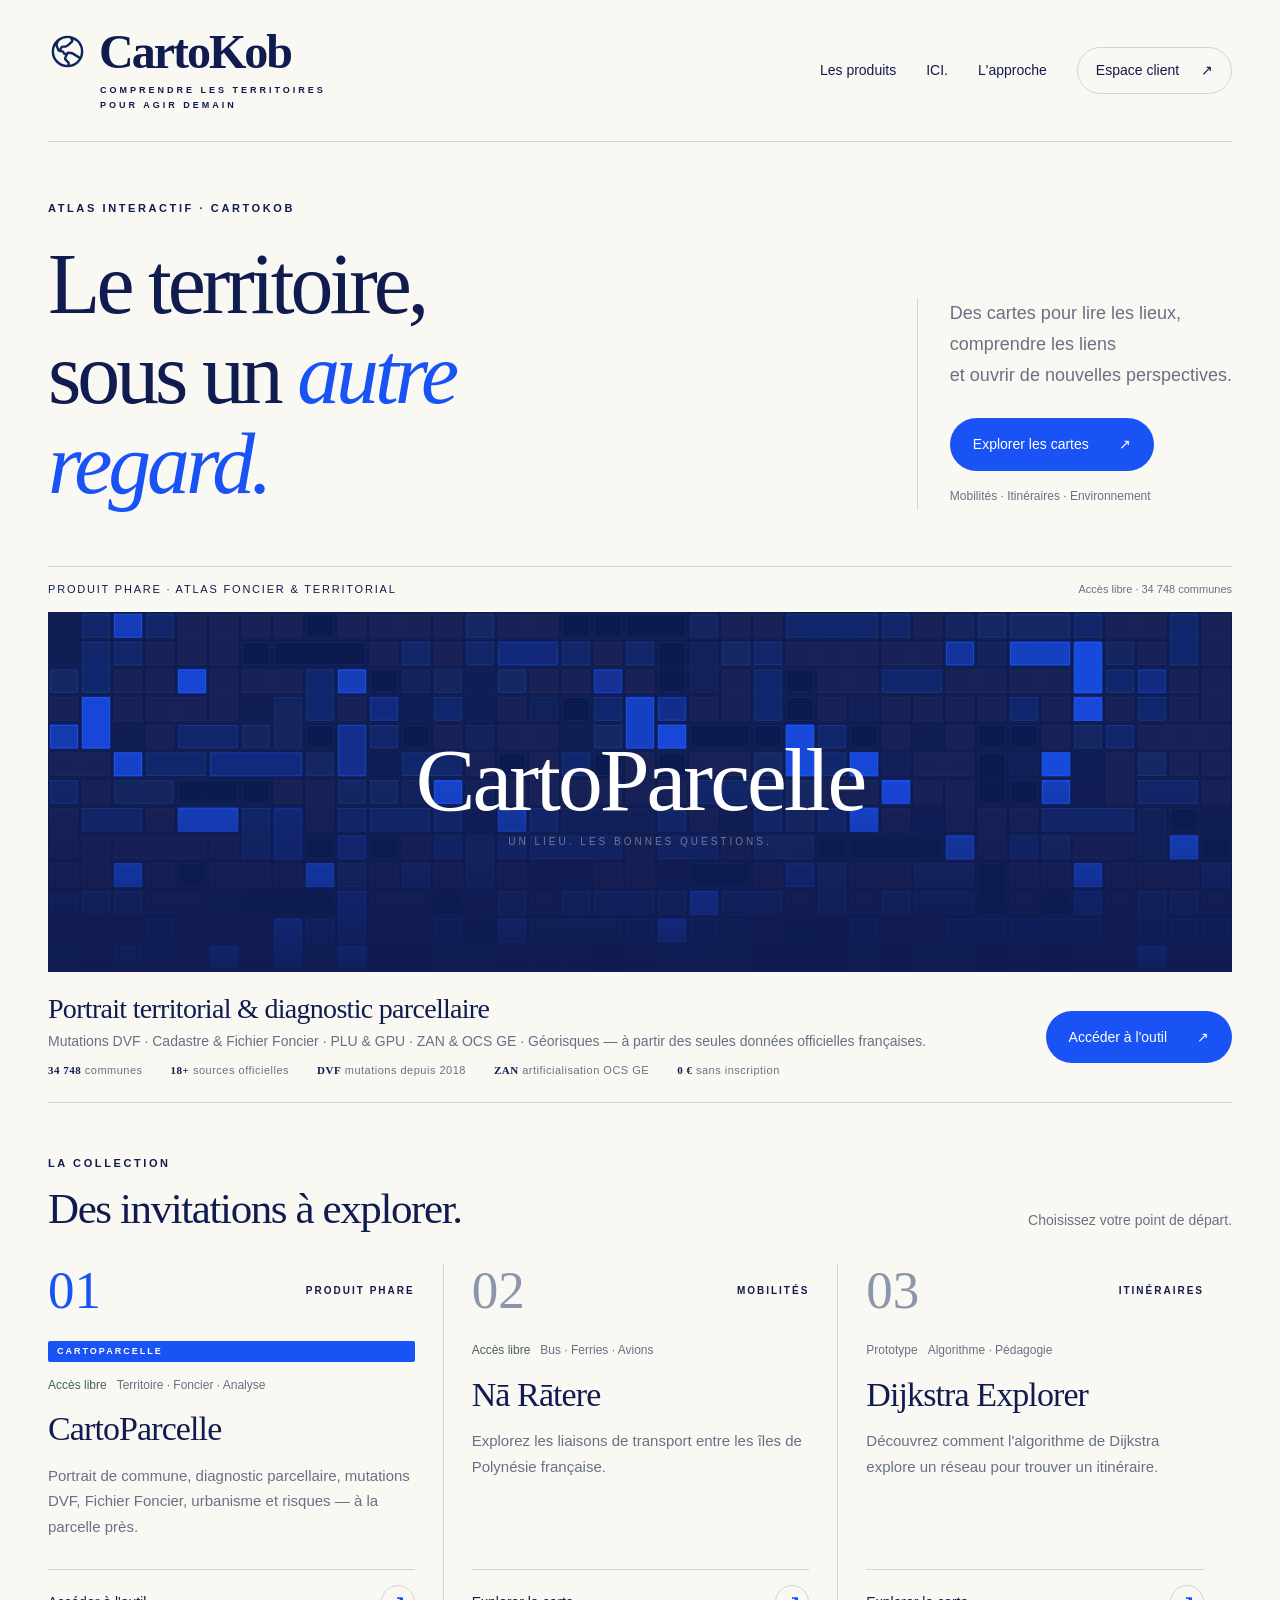
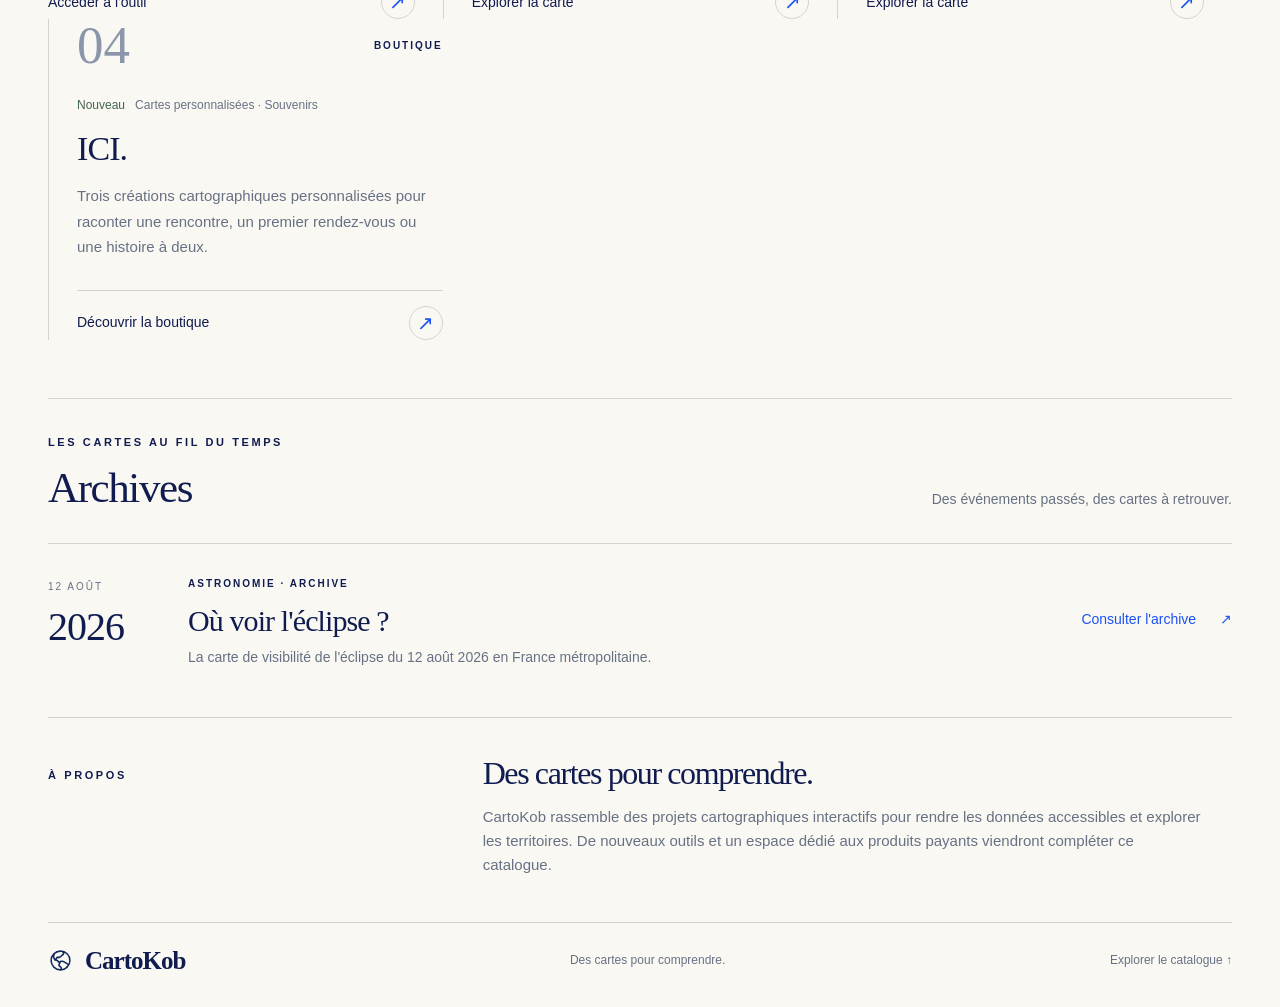
<file: index.html>
<!doctype html>
<html lang="fr">
<head>
<meta charset="utf-8"><meta name="viewport" content="width=device-width, initial-scale=1">
<title>CartoKob — Une autre lecture des territoires</title>
<meta name="description" content="Découvrez les produits cartographiques interactifs de CartoKob. Explorez les cartes et trouvez un nouveau regard sur les territoires.">
<link rel="icon" href="[data-uri]" type="image/svg+xml"><style>:root{--navy:#101b50;--ink:#101b50;--blue:#1952f5;--muted:#677184;--line:#d4d4cf;--paper:#faf8f3;--serif:Georgia,'Times New Roman',serif}*{box-sizing:border-box}html{scroll-behavior:smooth;scroll-padding-top:24px}body{margin:0;background:var(--paper);color:var(--navy);font-family:Arial,Helvetica,sans-serif;font-size:16px;line-height:1.6}a{color:inherit;text-decoration:none}button{font:inherit;cursor:pointer}a:focus-visible,button:focus-visible{outline:3px solid var(--blue);outline-offset:5px}.wrap{width:min(1320px,calc(100% - 96px));margin-inline:auto}.header{display:flex;justify-content:space-between;align-items:center;gap:30px;min-height:142px;border-bottom:1px solid var(--line)}.brand-block{display:flex;flex-direction:column;gap:7px}.brand{display:inline-flex;align-items:center;gap:12px;font-family:var(--serif);font-size:48px;line-height:1;font-weight:bold;letter-spacing:-2px}.brand img{width:39px;height:39px}.brand-caption,.eyebrow{font-size:11px;letter-spacing:2.6px;font-weight:700}.brand-caption{letter-spacing:3px;line-height:1.7;font-size:9px;margin-left:52px}.header nav{display:flex;align-items:center;gap:30px;font-size:14px}.header nav>a:hover{color:var(--blue)}.account{background:transparent;border:1px solid var(--line);border-radius:30px;color:var(--navy);padding:11px 18px}.account span{margin-left:18px}.hero{padding-block:58px 56px;display:grid;grid-template-columns:1.1fr 1fr;align-items:end;gap:70px}.eyebrow{margin:0 0 22px}h1,h2,h3{font-family:var(--serif);font-weight:400;line-height:1.05}h1{font-size:clamp(54px,6.7vw,94px);letter-spacing:-4px;margin:0}h1 em{font-weight:400;color:var(--blue)}.hero-aside{max-width:400px;justify-self:end;border-left:1px solid var(--line);padding-left:32px;padding-bottom:4px}.intro{font-size:18px;line-height:1.7;margin:0 0 28px;color:var(--muted)}.button{display:inline-flex;align-items:center;gap:30px;border:0;border-radius:30px;padding:15px 23px;font-size:14px}.primary{background:var(--blue);color:white}.button:hover{background:#123dc6}.hero-meta{display:block;margin-top:16px;font-size:12px;color:var(--muted)}.preview{margin-bottom:66px}.preview-heading{display:flex;align-items:center;justify-content:space-between;padding:14px 0;border-top:1px solid var(--line);font-size:11px;letter-spacing:1.8px}.preview-heading span:last-child{letter-spacing:0;color:var(--muted)}.preview-image{height:340px;overflow:hidden;position:relative;background:#e3e8da}.preview-image img{width:100%;height:auto;display:block;position:absolute;top:-15.5%}.preview-foot{display:flex;align-items:center;justify-content:space-between;gap:30px;padding:23px 0;border-bottom:1px solid var(--line)}.preview-foot h2{font-size:32px;letter-spacing:-.7px;margin:0 0 6px}.preview-foot p{margin:0;color:var(--muted);font-size:14px}.coming{white-space:nowrap;display:inline-flex;gap:14px;align-items:center;border:1px solid var(--line);padding:9px 17px;border-radius:25px;font-size:12px;color:var(--muted)}.products{padding-bottom:58px}.section-head{display:flex;justify-content:space-between;align-items:end;margin-bottom:33px;gap:25px}.section-head .eyebrow{margin-bottom:14px}h2{font-size:43px;letter-spacing:-1.4px;margin:0}.section-head>p{font-size:14px;color:var(--muted);margin:0}.product-grid{display:grid;grid-template-columns:repeat(3,minmax(0,1fr));gap:0}.product{display:flex;flex-direction:column;padding:0 28px;border-left:1px solid var(--line)}.product:first-child{padding-left:0;border-left:0}.product:last-child{padding-right:0}.product-top{display:flex;align-items:center;justify-content:space-between;margin-bottom:24px}.product-number{font-family:var(--serif);font-size:53px;line-height:1;color:#8b96aa}.product-theme{font-size:10px;letter-spacing:2px;font-weight:bold}.product-content{display:flex;flex-direction:column;flex:1}.tags{font-size:12px;color:var(--muted);display:flex;gap:10px;align-items:center;flex-wrap:wrap}.tag{color:#45654f}.tag.muted{color:var(--muted)}h3{font-size:34px;letter-spacing:-.9px;margin:16px 0}.product-content p{color:var(--muted);font-size:15px;margin:0 0 30px;flex:1;line-height:1.7}.text-link{border-top:1px solid var(--line);padding-top:15px;font-size:14px;display:flex;align-items:center;justify-content:space-between}.text-link span{display:grid;place-items:center;width:34px;height:34px;border:1px solid var(--line);border-radius:50%;color:var(--blue);font-size:20px;transition:background .2s}.product:hover .text-link span{color:white;background:var(--blue);border-color:var(--blue)}.product:hover h3{color:var(--blue)}.about{border-top:1px solid var(--line);display:grid;grid-template-columns:1fr 2fr;gap:60px;padding-block:39px 45px}.about .eyebrow{margin-top:10px}.about h2{font-size:32px}.about p:not(.eyebrow){color:var(--muted);font-size:15px;max-width:720px;margin-bottom:0}footer{border-top:1px solid var(--line);display:flex;align-items:center;justify-content:space-between;gap:20px;padding-block:25px 34px;font-size:12px;color:var(--muted)}footer .brand{font-size:25px;letter-spacing:-1px;color:var(--navy)}footer .brand img{width:25px;height:25px}dialog{border:1px solid var(--line);background:var(--paper);color:var(--navy);padding:40px;width:min(500px,calc(100% - 30px));border-radius:4px}dialog::backdrop{background:#101b5070}dialog h2{font-size:38px}dialog p:not(.eyebrow){color:var(--muted)}dialog .eyebrow{margin-top:20px}.close{position:absolute;top:8px;right:15px;font-size:28px;background:none;border:0;color:var(--navy)}.skip{position:fixed;top:-100px;z-index:9;background:white;padding:12px}.skip:focus{top:10px}@media(min-width:1450px){.preview-image{height:390px}}@media(max-width:1000px){.wrap{width:calc(100% - 56px)}.hero{gap:35px}.hero-aside{padding-left:24px}.header nav{gap:20px}.brand{font-size:40px}.brand-caption{font-size:8px;letter-spacing:2px}.preview-image{height:270px}h3{font-size:29px}.product{padding-inline:20px}}@media(max-width:680px){.wrap{width:calc(100% - 36px)}.header{padding-block:24px;flex-wrap:wrap;gap:24px;min-height:0}.brand{font-size:42px}.brand-caption{font-size:8px}.header nav{width:100%;justify-content:space-between;gap:10px;font-size:13px}.account{padding:9px 13px}.account span{margin-left:7px}.hero{padding-block:35px 30px;grid-template-columns:1fr;gap:27px}h1{font-size:57px;letter-spacing:-2.8px}.hero-aside{justify-self:start;max-width:none;border-left:0;padding:0}.intro{font-size:16px;margin-bottom:20px}.hero-meta{font-size:11px}.eyebrow{font-size:10px;letter-spacing:2px}.preview{margin-bottom:39px}.preview-heading{font-size:9px;gap:15px;letter-spacing:1.4px}.preview-heading span:last-child{font-size:10px}.preview-image{height:220px}.preview-image img{width:160%;max-width:none;left:-30%;top:-12%}.preview-foot{align-items:start;flex-direction:column;gap:15px;padding-block:20px}.preview-foot h2{font-size:28px}.preview-foot p{font-size:14px}.coming{padding:6px 12px}.section-head{align-items:start;flex-direction:column;gap:15px}.section-head h2{font-size:35px}.product-grid{grid-template-columns:1fr}.product,.product:first-child,.product:last-child{padding:25px 0;border-left:0;border-top:1px solid var(--line)}.product-top{margin-bottom:18px}.product-number{font-size:42px}h3{font-size:34px;margin-top:12px}.product-content p{margin-bottom:20px;font-size:16px}.products{padding-bottom:12px}.about{grid-template-columns:1fr;gap:0;padding-block:30px}.about h2{font-size:30px}footer{flex-wrap:wrap;font-size:11px}footer>span{display:none}dialog{padding:30px}dialog h2{font-size:32px}}@media(prefers-reduced-motion:reduce){html{scroll-behavior:auto}*{transition:none!important}}

.product-grid{grid-template-columns:repeat(3,minmax(0,1fr))}@media(max-width:860px){.product-grid{grid-template-columns:repeat(2,minmax(0,1fr))}}@media(max-width:600px){.product-grid{grid-template-columns:1fr}}.archives{border-top:1px solid var(--line);padding-block:35px 48px}.archive-item{display:grid;grid-template-columns:110px 1fr auto;align-items:center;gap:30px;border-top:1px solid var(--line);padding-top:25px}.archive-date{font-size:10px;letter-spacing:2px;color:var(--muted)}.archive-date strong{font-family:var(--serif);font-size:40px;font-weight:400;letter-spacing:-1px;color:var(--navy)}.archive-item h3{font-size:30px;margin:10px 0}.archive-item p{font-size:14px;color:var(--muted);margin:0}.archive-link{font-size:14px;color:var(--blue);white-space:nowrap}.archive-link span{margin-left:20px}.archive-item:hover h3{color:var(--blue)}@media(max-width:680px){.product-grid{grid-template-columns:1fr}.archives{padding-block:28px 35px}.archive-item{grid-template-columns:70px 1fr;gap:18px}.archive-link{grid-column:2}.archive-item h3{font-size:28px}}

/* ── CARTOPARCELLE FEATURED ── */
.cp-feature{margin-bottom:52px}
.cp-canvas-block{position:relative;height:360px;background:var(--navy);overflow:hidden}
.cp-canvas-block canvas{display:block;width:100%;height:100%}
.cp-canvas-inner{position:absolute;inset:0;display:flex;flex-direction:column;justify-content:center;align-items:center;pointer-events:none}
.cp-title{font-family:var(--serif);font-size:clamp(52px,7vw,90px);color:#fff;letter-spacing:-3px;font-weight:400;margin:0 0 10px;line-height:1}
.cp-sub{font-size:10px;color:rgba(255,255,255,.4);letter-spacing:3px;text-transform:uppercase;margin:0}
.cp-foot{display:flex;align-items:center;justify-content:space-between;gap:30px;padding:22px 0;border-bottom:1px solid var(--line)}
.cp-foot-copy h2{font-size:28px;letter-spacing:-.7px;margin:0 0 6px}
.cp-foot-copy p{margin:0;color:var(--muted);font-size:14px;line-height:1.6}
.cp-kpis{display:flex;gap:28px;flex-wrap:wrap;margin-top:10px}
.cp-kpi{font-size:11px;color:var(--muted);letter-spacing:.5px}
.cp-kpi strong{color:var(--navy);font-weight:700;font-family:var(--serif)}
.flagship-badge{display:inline-block;background:var(--blue);color:#fff;font-size:9px;letter-spacing:2px;font-weight:700;padding:3px 9px;border-radius:2px;margin-bottom:14px;text-transform:uppercase}
.product.flagship .product-number{color:var(--blue)}
.product.flagship h3{color:var(--navy)}
.product.flagship:hover h3{color:var(--blue)}
@media(max-width:680px){.cp-canvas-block{height:240px}.cp-foot{flex-direction:column;align-items:start;gap:18px}.cp-kpis{gap:16px}}
</style>
</head>
<body>
<a class="skip" href="#contenu">Aller au contenu</a>
<header class="header wrap"><div class="brand-block"><a class="brand" href="./" aria-label="CartoKob, accueil"><img src="[data-uri]" alt="" width="43" height="43">CartoKob</a><span class="brand-caption">COMPRENDRE LES TERRITOIRES<br>POUR AGIR DEMAIN</span></div><nav aria-label="Navigation principale"><a href="#produits">Les produits</a><a href="/ici/">ICI.</a><a href="#apropos">L'approche</a><button class="account" data-account>Espace client <span aria-hidden="true">↗</span></button></nav></header>
<main id="contenu">
<section class="hero wrap"><div class="hero-copy"><p class="eyebrow">ATLAS INTERACTIF · CARTOKOB</p><h1>Le territoire,<br>sous un <em>autre regard.</em></h1></div><div class="hero-aside"><p class="intro">Des cartes pour lire les lieux,<br>comprendre les liens<br>et ouvrir de nouvelles perspectives.</p><a class="button primary" href="#produits">Explorer les cartes <span aria-hidden="true">↗</span></a><span class="hero-meta">Mobilités · Itinéraires · Environnement</span></div></section>

<!-- ── CARTOPARCELLE PRODUIT PHARE ── -->
<div class="cp-feature wrap" id="cartoparcelle">
  <div class="preview-heading">
    <span>PRODUIT PHARE · ATLAS FONCIER &amp; TERRITORIAL</span>
    <span>Accès libre · 34 748 communes</span>
  </div>
  <div class="cp-canvas-block">
    <canvas id="cp-canvas" width="1320" height="720"></canvas>
    <div class="cp-canvas-inner">
      <h2 class="cp-title">CartoParcelle</h2>
      <p class="cp-sub">Un lieu. Les bonnes questions.</p>
    </div>
  </div>
  <div class="cp-foot">
    <div class="cp-foot-copy">
      <h2>Portrait territorial &amp; diagnostic parcellaire</h2>
      <p>Mutations DVF · Cadastre &amp; Fichier Foncier · PLU &amp; GPU · ZAN &amp; OCS GE · Géorisques — à partir des seules données officielles françaises.</p>
      <div class="cp-kpis">
        <span class="cp-kpi"><strong>34 748</strong> communes</span>
        <span class="cp-kpi"><strong>18+</strong> sources officielles</span>
        <span class="cp-kpi"><strong>DVF</strong> mutations depuis 2018</span>
        <span class="cp-kpi"><strong>ZAN</strong> artificialisation OCS GE</span>
        <span class="cp-kpi"><strong>0 €</strong> sans inscription</span>
      </div>
    </div>
    <a class="button primary" href="https://cartokob.github.io/cartokob-diagnostic/" target="_blank" rel="noopener">Accéder à l'outil <span aria-hidden="true">↗</span></a>
  </div>
</div>

<section id="produits" class="products"><div class="wrap"><div class="section-head"><div><p class="eyebrow">LA COLLECTION</p><h2>Des invitations à explorer.</h2></div><p>Choisissez votre point de départ.</p></div><div class="product-grid">

<a class="product flagship" href="https://cartokob.github.io/cartokob-diagnostic/" target="_blank" rel="noopener"><div class="product-top"><span class="product-number">01</span><span class="product-theme">PRODUIT PHARE</span></div><div class="product-content"><span class="flagship-badge">CartoParcelle</span><div class="tags"><span class="tag">Accès libre</span><span>Territoire · Foncier · Analyse</span></div><h3>CartoParcelle</h3><p>Portrait de commune, diagnostic parcellaire, mutations DVF, Fichier Foncier, urbanisme et risques — à la parcelle près.</p><span class="text-link">Accéder à l'outil <span aria-hidden="true">↗</span></span></div></a>

<a class="product featured" href="https://ddt95.github.io/na-ratere-polynesie/"><div class="product-top"><span class="product-number">02</span><span class="product-theme">MOBILITÉS</span></div><div class="product-content"><div class="tags"><span class="tag">Accès libre</span><span>Bus · Ferries · Avions</span></div><h3>Nā Rātere</h3><p>Explorez les liaisons de transport entre les îles de Polynésie française.</p><span class="text-link">Explorer la carte <span aria-hidden="true">↗</span></span></div></a>

<a class="product featured" href="https://dijkstra-ville.netlify.app/"><div class="product-top"><span class="product-number">03</span><span class="product-theme">ITINÉRAIRES</span></div><div class="product-content"><div class="tags"><span class="tag muted">Prototype</span><span>Algorithme · Pédagogie</span></div><h3>Dijkstra Explorer</h3><p>Découvrez comment l'algorithme de Dijkstra explore un réseau pour trouver un itinéraire.</p><span class="text-link">Explorer la carte <span aria-hidden="true">↗</span></span></div></a>

<a class="product featured" href="/ici/"><div class="product-top"><span class="product-number">04</span><span class="product-theme">BOUTIQUE</span></div><div class="product-content"><div class="tags"><span class="tag">Nouveau</span><span>Cartes personnalisées · Souvenirs</span></div><h3>ICI.</h3><p>Trois créations cartographiques personnalisées pour raconter une rencontre, un premier rendez-vous ou une histoire à deux.</p><span class="text-link">Découvrir la boutique <span aria-hidden="true">↗</span></span></div></a>

</div></div></section>

<section id="archives" class="archives wrap" aria-labelledby="archives-title"><div class="section-head"><div><p class="eyebrow">LES CARTES AU FIL DU TEMPS</p><h2 id="archives-title">Archives</h2></div><p>Des événements passés, des cartes à retrouver.</p></div><a class="archive-item" href="https://cartokob.pages.dev/"><span class="archive-date">12 AOÛT<br><strong>2026</strong></span><div><span class="product-theme">ASTRONOMIE · ARCHIVE</span><h3>Où voir l'éclipse ?</h3><p>La carte de visibilité de l'éclipse du 12 août 2026 en France métropolitaine.</p></div><span class="archive-link">Consulter l'archive <span aria-hidden="true">↗</span></span></a></section>

<section id="apropos" class="about wrap"><p class="eyebrow">À PROPOS</p><div><h2>Des cartes pour comprendre.</h2><p>CartoKob rassemble des projets cartographiques interactifs pour rendre les données accessibles et explorer les territoires. De nouveaux outils et un espace dédié aux produits payants viendront compléter ce catalogue.</p></div></section>
</main><footer class="wrap"><a class="brand" href="./"><img src="[data-uri]" alt="" width="30" height="30">CartoKob</a><span>Des cartes pour comprendre.</span><a href="#produits">Explorer le catalogue ↑</a></footer>
<dialog id="account-dialog" aria-labelledby="dialog-title"><button class="close" aria-label="Fermer">×</button><img src="[data-uri]" alt="" width="48" height="48"><p class="eyebrow">BIENTÔT SUR CARTOKOB</p><h2 id="dialog-title">Votre espace client<br>se prépare.</h2><p>La connexion et les abonnements ne sont pas encore ouverts. En attendant, découvrez les cartes en accès libre.</p><button class="button primary" id="browse">Explorer le catalogue ↗</button></dialog>
<script>
const dialog = document.querySelector('#account-dialog');
document.querySelectorAll('[data-account]').forEach(button => button.addEventListener('click', () => dialog.showModal()));
dialog.querySelector('.close').addEventListener('click', () => dialog.close());
dialog.addEventListener('click', event => { if (event.target === dialog) { const r = dialog.getBoundingClientRect(); if (event.clientX < r.left || event.clientX > r.right || event.clientY < r.top || event.clientY > r.bottom) dialog.close(); } });
document.querySelector('#browse').addEventListener('click', () => { dialog.close(); location.hash = 'produits'; document.querySelector('#produits').scrollIntoView(); });

// ── CARTOPARCELLE CANVAS ANIMATION ──
(function(){
  const canvas = document.getElementById('cp-canvas');
  if (!canvas) return;
  const ctx = canvas.getContext('2d');
  let W = 0, H = 0, cells = [], t = 0, raf;

  function resize() {
    const rect = canvas.parentElement.getBoundingClientRect();
    W = rect.width; H = rect.height;
    canvas.width = W * 2; canvas.height = H * 2;
    ctx.scale(2, 2);
    build();
  }

  function build() {
    cells = [];
    const COLS = Math.ceil(W / 32), ROWS = Math.ceil(H / 28);
    const PW = W / COLS, PH = H / ROWS;
    const used = new Set();
    const k = (c,r) => c+','+r;
    const types = ['void','void','void','light','light','mid','mid','dark','accent'];
    for (let r = 0; r < ROWS; r++) {
      for (let c = 0; c < COLS; c++) {
        if (used.has(k(c,r))) continue;
        const mW = Math.min(3,COLS-c), mH = Math.min(3,ROWS-r);
        const w = Math.random()<.22&&mW>=2?(Math.random()<.25&&mW>=3?3:2):1;
        const h = w===1&&Math.random()<.18&&mH>=2?2:1;
        let ok=true;
        for(let dc=0;dc<w&&ok;dc++) for(let dr=0;dr<h&&ok;dr++) if(used.has(k(c+dc,r+dr))) ok=false;
        if(!ok){cells.push({c,r,w:1,h:1,t:'void',ph:Math.random()*Math.PI*2,sp:.3+Math.random()*.5,PW,PH});used.add(k(c,r));continue;}
        for(let dc=0;dc<w;dc++) for(let dr=0;dr<h;dr++) used.add(k(c+dc,r+dr));
        cells.push({c,r,w,h,t:types[Math.floor(Math.random()*types.length)],ph:Math.random()*Math.PI*2,sp:.3+Math.random()*.5,PW,PH});
      }
    }
  }

  const FILL={void:'rgba(255,255,255,0.03)',light:'rgba(40,80,160,0.25)',mid:'rgba(20,50,130,0.55)',dark:'rgba(10,28,80,0.8)',accent:'rgba(25,82,245,0.85)'};
  const STROKE={void:'rgba(255,255,255,0.05)',light:'rgba(40,100,200,0.4)',mid:'rgba(40,100,200,0.4)',dark:'rgba(60,110,200,0.25)',accent:'rgba(25,82,245,1)'};
  const GAP = 2;

  function frame() {
    if (!W) return;
    ctx.clearRect(0,0,W,H);
    ctx.fillStyle='#101b50'; ctx.fillRect(0,0,W,H);
    ctx.strokeStyle='rgba(255,255,255,0.04)'; ctx.lineWidth=.5;
    const COLS=Math.ceil(W/32), ROWS=Math.ceil(H/28);
    const PW=W/COLS, PH=H/ROWS;
    for(let c=0;c<=COLS;c++){ctx.beginPath();ctx.moveTo(c*PW,0);ctx.lineTo(c*PW,H);ctx.stroke();}
    for(let r=0;r<=ROWS;r++){ctx.beginPath();ctx.moveTo(0,r*PH);ctx.lineTo(W,r*PH);ctx.stroke();}
    cells.forEach(p=>{
      const x=p.c*p.PW+GAP, y=p.r*p.PH+GAP, w=p.w*p.PW-GAP*2, h=p.h*p.PH-GAP*2;
      let alpha=1;
      if(p.t==='accent') alpha=.65+.35*Math.sin(t*p.sp+p.ph);
      else if(p.t==='light') alpha=.6+.4*Math.sin(t*p.sp*.4+p.ph);
      ctx.globalAlpha=alpha;
      ctx.fillStyle=FILL[p.t]; ctx.fillRect(x,y,w,h);
      ctx.strokeStyle=STROKE[p.t]; ctx.lineWidth=p.t==='accent'?1.5:.6;
      ctx.strokeRect(x+.5,y+.5,w-1,h-1);
      ctx.globalAlpha=1;
    });
    const g=ctx.createLinearGradient(0,H*.45,0,H);
    g.addColorStop(0,'rgba(16,27,80,0)'); g.addColorStop(1,'rgba(16,27,80,.92)');
    ctx.fillStyle=g; ctx.fillRect(0,0,W,H);
    t+=.014;
    raf=requestAnimationFrame(frame);
  }

  window.addEventListener('resize',()=>{cancelAnimationFrame(raf);resize();frame();});
  resize(); frame();
  if(window.matchMedia('(prefers-reduced-motion:reduce)').matches) cancelAnimationFrame(raf);
})();
</script></body></html>
</file>
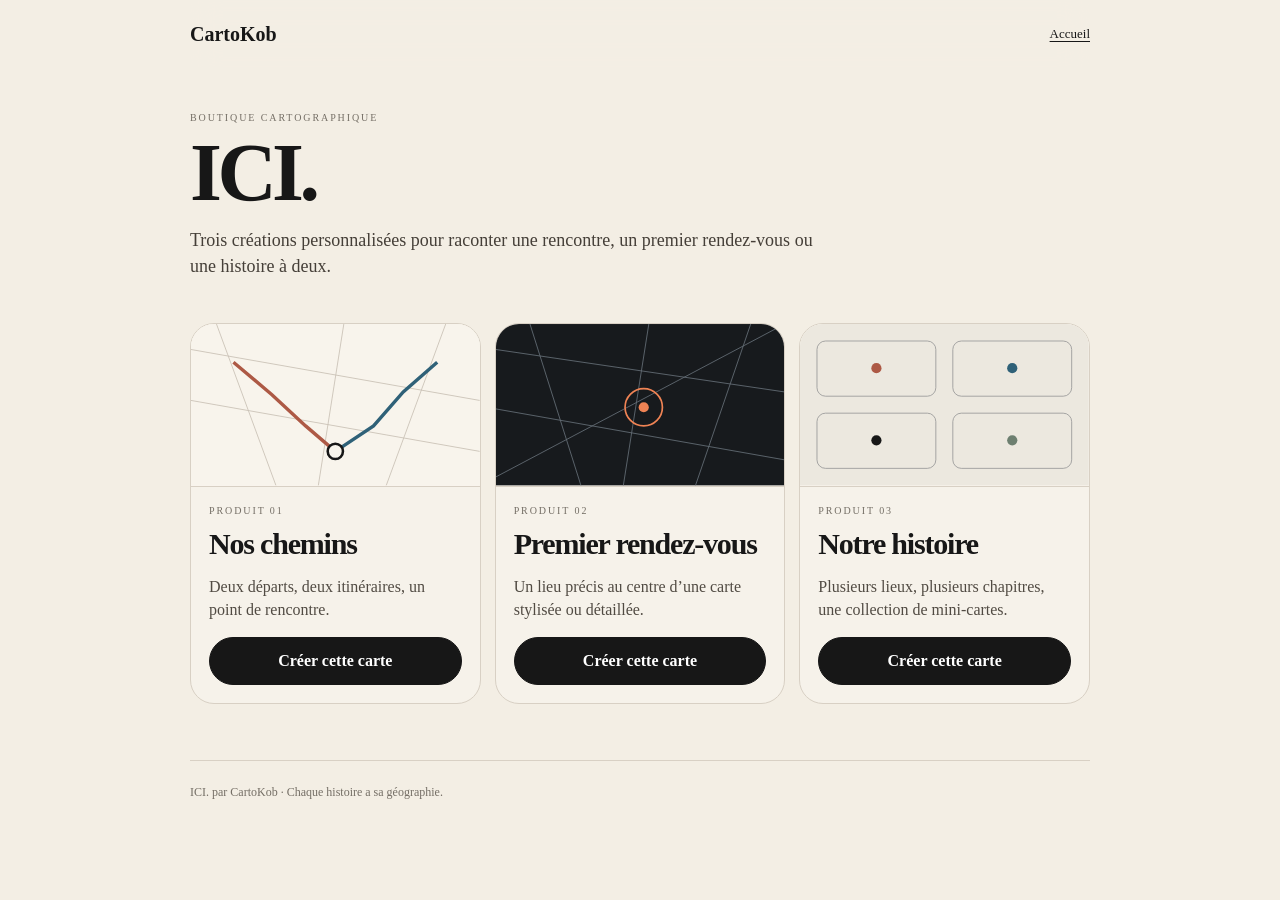
<file: ici/index.html>
<!doctype html>
<html lang="fr"><head><meta charset="utf-8"><meta name="viewport" content="width=device-width,initial-scale=1">
<title>ICI. — Boutique CartoKob</title><link rel="stylesheet" href="./assets/style.css"></head>
<body><main class="shell">
<header class="topbar"><a class="brand" href="/">CartoKob</a><nav class="nav"><a href="/">Accueil</a></nav></header>
<section class="hero"><div class="kicker">Boutique cartographique</div><h1>ICI.</h1><p>Trois créations personnalisées pour raconter une rencontre, un premier rendez-vous ou une histoire à deux.</p></section>
<section class="grid">
<a class="card" href="./nos-chemins/"><div class="card-visual"><svg viewBox="0 0 340 190"><rect width="340" height="190" fill="#f8f4ec"/><g stroke="#c9c1b5" fill="none"><path d="M0 30L340 90M0 90L340 150M30 0L100 190M180 0L150 190M300 0L230 190"/></g><path d="M50 45L95 83L135 120L170 150" stroke="#ad5945" stroke-width="4" fill="none"/><path d="M290 45L250 80L215 120L170 150" stroke="#2f6178" stroke-width="4" fill="none"/><circle cx="170" cy="150" r="9" fill="#f8f4ec" stroke="#171717" stroke-width="3"/></svg></div><div class="card-body"><div class="kicker">Produit 01</div><h2>Nos chemins</h2><p>Deux départs, deux itinéraires, un point de rencontre.</p><span class="cta">Créer cette carte</span></div></a>
<a class="card" href="./premier-rendez-vous/"><div class="card-visual"><svg viewBox="0 0 340 190"><rect width="340" height="190" fill="#171a1d"/><g stroke="#667078" fill="none"><path d="M0 30L340 80M0 100L340 160M40 0L100 190M180 0L150 190M300 0L235 190M340 0L0 180"/></g><circle cx="174" cy="98" r="22" fill="none" stroke="#ef8354" stroke-width="2"/><circle cx="174" cy="98" r="6" fill="#ef8354"/></svg></div><div class="card-body"><div class="kicker">Produit 02</div><h2>Premier rendez-vous</h2><p>Un lieu précis au centre d’une carte stylisée ou détaillée.</p><span class="cta">Créer cette carte</span></div></a>
<a class="card" href="./notre-histoire/"><div class="card-visual"><svg viewBox="0 0 340 190"><rect width="340" height="190" fill="#ece8df"/><rect x="20" y="20" width="140" height="65" rx="10" fill="none" stroke="#999"/><rect x="180" y="20" width="140" height="65" rx="10" fill="none" stroke="#999"/><rect x="20" y="105" width="140" height="65" rx="10" fill="none" stroke="#999"/><rect x="180" y="105" width="140" height="65" rx="10" fill="none" stroke="#999"/><circle cx="90" cy="52" r="6" fill="#ad5945"/><circle cx="250" cy="52" r="6" fill="#2f6178"/><circle cx="90" cy="137" r="6" fill="#171717"/><circle cx="250" cy="137" r="6" fill="#6d7f70"/></svg></div><div class="card-body"><div class="kicker">Produit 03</div><h2>Notre histoire</h2><p>Plusieurs lieux, plusieurs chapitres, une collection de mini-cartes.</p><span class="cta">Créer cette carte</span></div></a>
</section>
<footer class="footer">ICI. par CartoKob · Chaque histoire a sa géographie.</footer>
</main></body></html>
</file>
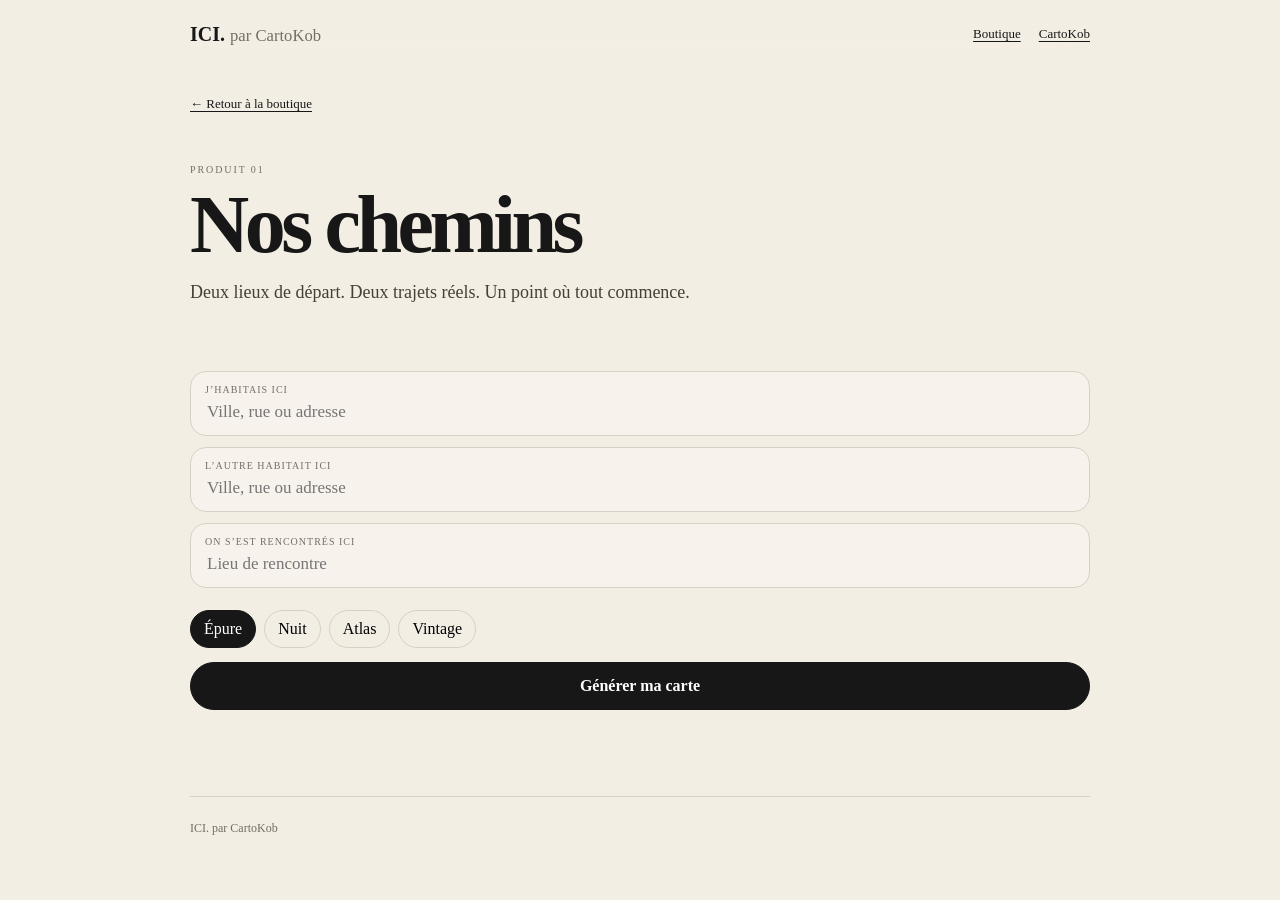
<file: ici/nos-chemins/index.html>
<!doctype html><html lang="fr"><head><meta charset="utf-8"><meta name="viewport" content="width=device-width,initial-scale=1"><title>Nos chemins — ICI.</title><link rel="stylesheet" href="../assets/style.css"></head><body><main class="shell">
<header class="topbar"><a class="brand" href="../">ICI. <small>par CartoKob</small></a><nav class="nav"><a href="../">Boutique</a><a href="/">CartoKob</a></nav></header>
<a class="back" href="../">← Retour à la boutique</a>
<section class="hero"><div class="kicker">Produit 01</div><h1>Nos chemins</h1><p>Deux lieux de départ. Deux trajets réels. Un point où tout commence.</p></section>
<div class="form"><div class="field"><label>J’habitais ici</label><input id="a" placeholder="Ville, rue ou adresse"></div><div class="field"><label>L’autre habitait ici</label><input id="b" placeholder="Ville, rue ou adresse"></div><div class="field"><label>On s’est rencontrés ici</label><input id="m" placeholder="Lieu de rencontre"></div></div>
<div class="controls"><button class="pill active" data-theme="epure">Épure</button><button class="pill" data-theme="night">Nuit</button><button class="pill" data-theme="atlas">Atlas</button><button class="pill" data-theme="vintage">Vintage</button></div>
<button class="generate" id="go">Générer ma carte</button><div class="status" id="status"></div>
<div class="preview" id="preview"><div class="poster"><svg id="poster" viewBox="0 0 800 1000"></svg></div><div class="actions"><button class="btn dark" id="png">Télécharger SD</button><button class="btn" id="svg">SVG aperçu</button></div></div>
<footer class="footer">ICI. par CartoKob</footer></main>
<script src="../assets/core.js"></script><script>
let theme="epure";ICI.$$("[data-theme]").forEach(b=>b.onclick=()=>{theme=b.dataset.theme;ICI.$$("[data-theme]").forEach(x=>x.classList.toggle("active",x===b))});
ICI.$("#go").onclick=async()=>{const qA=ICI.$("#a").value.trim(),qB=ICI.$("#b").value.trim(),qM=ICI.$("#m").value.trim();if(!qA||!qB||!qM){ICI.$("#status").textContent="Renseignez les trois lieux.";return}
const btn=ICI.$("#go");btn.disabled=true;try{ICI.$("#status").textContent="Recherche des lieux…";const A=await ICI.geocode(qA);await ICI.sleep(1100);const B=await ICI.geocode(qB);await ICI.sleep(1100);const M=await ICI.geocode(qM);ICI.$("#status").textContent="Calcul des trajets…";const [rA,rB]=await Promise.all([ICI.route(A,M),ICI.route(B,M)]);const all=[...rA.geometry.coordinates,...rB.geometry.coordinates];const xs=all.map(p=>p[0]),ys=all.map(p=>p[1]),box={w:Math.min(...xs),e:Math.max(...xs),s:Math.min(...ys),n:Math.max(...ys)};const dx=box.e-box.w,dy=box.n-box.s;box.w-=dx*.08;box.e+=dx*.08;box.s-=dy*.08;box.n+=dy*.08;const fs=await ICI.features(box,false);const p=ICI.projector(all),t=ICI.themes[theme];let s=ICI.base("NOS CHEMINS","Deux départs. Une rencontre.",t)+ICI.featureSvg(fs,p,t,false);s+='<path d="'+p.path(rA.geometry.coordinates)+'" fill="none" stroke="'+t.a+'" stroke-width="7" stroke-linecap="round"/><path d="'+p.path(rB.geometry.coordinates)+'" fill="none" stroke="'+t.b+'" stroke-width="7" stroke-linecap="round"/>';const pa=p.project([A.lon,A.lat]),pb=p.project([B.lon,B.lat]),pm=p.project([M.lon,M.lat]);s+='<circle cx="'+pa[0]+'" cy="'+pa[1]+'" r="10" fill="'+t.bg+'" stroke="'+t.a+'" stroke-width="4"/><circle cx="'+pb[0]+'" cy="'+pb[1]+'" r="10" fill="'+t.bg+'" stroke="'+t.b+'" stroke-width="4"/><circle cx="'+pm[0]+'" cy="'+pm[1]+'" r="15" fill="'+t.bg+'" stroke="'+t.ink+'" stroke-width="5"/>';s+=ICI.bottom(ICI.short(qM),"L’endroit où tout a commencé.",t,(rA.distance/1000).toFixed(1)+" km · "+(rB.distance/1000).toFixed(1)+" km");ICI.$("#poster").innerHTML=s;ICI.$("#preview").classList.add("show");ICI.$("#status").textContent="Carte générée."}catch(e){ICI.$("#status").textContent=e.message}finally{btn.disabled=false}};
ICI.$("#png").onclick=()=>ICI.download("poster","ici-nos-chemins",true);ICI.$("#svg").onclick=()=>ICI.download("poster","ici-nos-chemins-apercu",false);
</script></body></html>
</file>
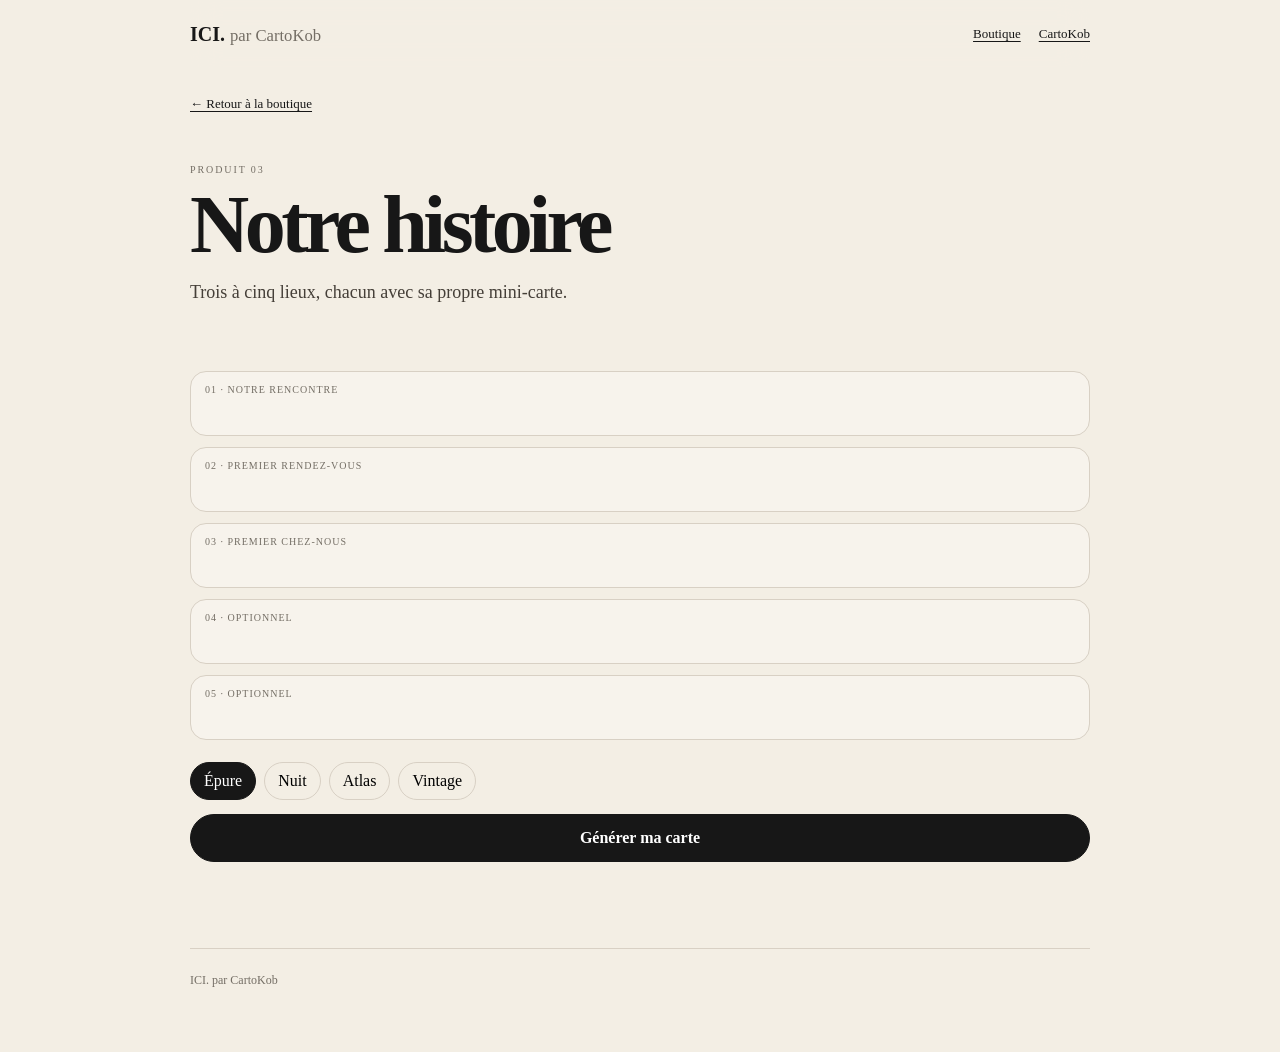
<file: ici/notre-histoire/index.html>
<!doctype html><html lang="fr"><head><meta charset="utf-8"><meta name="viewport" content="width=device-width,initial-scale=1"><title>Notre histoire — ICI.</title><link rel="stylesheet" href="../assets/style.css"></head><body><main class="shell">
<header class="topbar"><a class="brand" href="../">ICI. <small>par CartoKob</small></a><nav class="nav"><a href="../">Boutique</a><a href="/">CartoKob</a></nav></header>
<a class="back" href="../">← Retour à la boutique</a>
<section class="hero"><div class="kicker">Produit 03</div><h1>Notre histoire</h1><p>Trois à cinq lieux, chacun avec sa propre mini-carte.</p></section>
<div class="form"><div class="field"><label>01 · Notre rencontre</label><input id="s1"></div><div class="field"><label>02 · Premier rendez-vous</label><input id="s2"></div><div class="field"><label>03 · Premier chez-nous</label><input id="s3"></div><div class="field"><label>04 · Optionnel</label><input id="s4"></div><div class="field"><label>05 · Optionnel</label><input id="s5"></div></div>
<div class="controls"><button class="pill active" data-theme="epure">Épure</button><button class="pill" data-theme="night">Nuit</button><button class="pill" data-theme="atlas">Atlas</button><button class="pill" data-theme="vintage">Vintage</button></div>
<button class="generate" id="go">Générer ma carte</button><div class="status" id="status"></div>
<div class="preview" id="preview"><div class="poster"><svg id="poster" viewBox="0 0 800 1000"></svg></div><div class="actions"><button class="btn dark" id="png">Télécharger SD</button><button class="btn" id="svg">SVG aperçu</button></div></div>
<footer class="footer">ICI. par CartoKob</footer></main>
<script src="../assets/core.js"></script><script>
let theme="epure";ICI.$$("[data-theme]").forEach(b=>b.onclick=()=>{theme=b.dataset.theme;ICI.$$("[data-theme]").forEach(x=>x.classList.toggle("active",x===b))});
ICI.$("#go").onclick=async()=>{const vals=[1,2,3,4,5].map(i=>ICI.$("#s"+i).value.trim()).filter(Boolean);if(vals.length<3){ICI.$("#status").textContent="Renseignez au moins trois lieux.";return}const btn=ICI.$("#go");btn.disabled=true;try{const pts=[];for(let i=0;i<vals.length;i++){ICI.$("#status").textContent="Recherche "+(i+1)+"/"+vals.length+"…";pts.push(await ICI.geocode(vals[i]));if(i<vals.length-1)await ICI.sleep(1100)}const t=ICI.themes[theme],labels=["Notre rencontre","Premier rendez-vous","Premier chez-nous","Une étape importante","Aujourd’hui"],layouts=vals.length===3?[{x:46,y:180,w:708,h:185},{x:46,y:385,w:708,h:185},{x:46,y:590,w:708,h:185}]:[{x:46,y:180,w:338,h:245},{x:416,y:180,w:338,h:245},{x:46,y:445,w:338,h:245},{x:416,y:445,w:338,h:245},{x:231,y:710,w:338,h:100}];let s=ICI.base("NOTRE HISTOIRE",vals.length+" chapitres.",t);for(let i=0;i<vals.length;i++){const P=pts[i],km=.85,latR=km/111.32,lonR=km/(111.32*Math.max(.25,Math.cos(P.lat*Math.PI/180))),box={s:P.lat-latR,w:P.lon-lonR,n:P.lat+latR,e:P.lon+lonR};ICI.$("#status").textContent="Mini-carte "+(i+1)+"/"+vals.length+"…";const fs=await ICI.features(box,false),r=layouts[i],bounds=[[box.w,box.s],[box.e,box.s],[box.e,box.n],[box.w,box.n]],p=ICI.projector(bounds,r,6),pt=p.project([P.lon,P.lat]);s+='<rect x="'+r.x+'" y="'+r.y+'" width="'+r.w+'" height="'+r.h+'" rx="16" fill="'+t.bg+'" stroke="'+t.ink+'" stroke-opacity=".12"/>'+ICI.featureSvg(fs.filter(f=>f.kind==="road"),p,t,false)+'<circle cx="'+pt[0]+'" cy="'+pt[1]+'" r="10" fill="'+t.bg+'" stroke="'+([t.a,t.b,t.ink,t.road,"#b89252"][i])+'" stroke-width="3"/><text x="'+(r.x+14)+'" y="'+(r.y+22)+'" font-family="Georgia" font-size="10" fill="'+t.ink+'" opacity=".55">0'+(i+1)+'</text><text x="'+(r.x+14)+'" y="'+(r.y+r.h-30)+'" font-family="Georgia" font-size="13" font-weight="700" fill="'+t.ink+'">'+ICI.esc(labels[i])+'</text><text x="'+(r.x+14)+'" y="'+(r.y+r.h-13)+'" font-family="Georgia" font-size="10" fill="'+t.ink+'" opacity=".55">'+ICI.esc(ICI.short(vals[i]))+'</text>'}s+=ICI.bottom("Notre histoire","Chaque lieu garde sa propre carte.",t,vals.length+" chapitres");ICI.$("#poster").innerHTML=s;ICI.$("#preview").classList.add("show");ICI.$("#status").textContent="Carte générée."}catch(e){ICI.$("#status").textContent=e.message}finally{btn.disabled=false}};
ICI.$("#png").onclick=()=>ICI.download("poster","ici-notre-histoire",true);ICI.$("#svg").onclick=()=>ICI.download("poster","ici-notre-histoire-apercu",false);
</script></body></html>
</file>
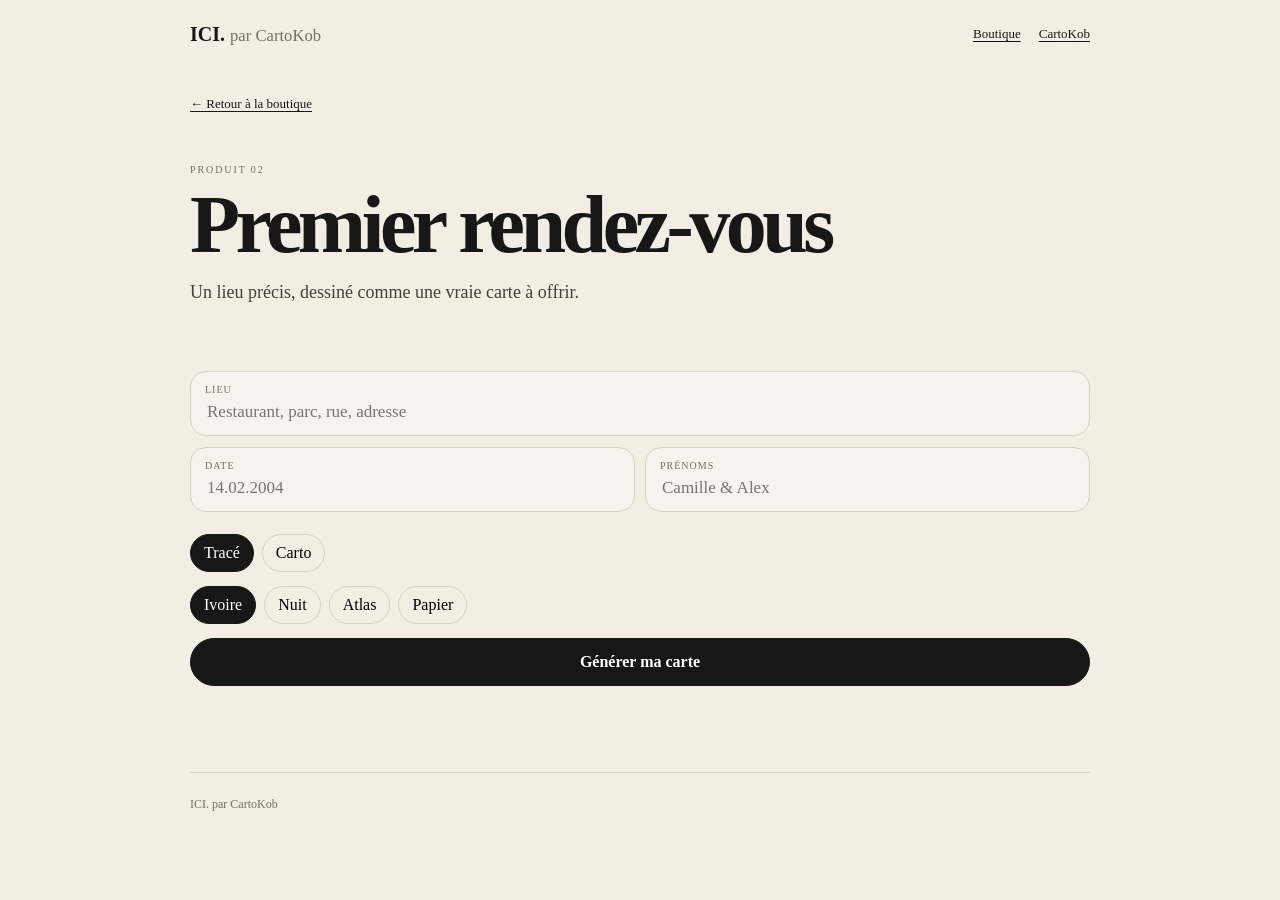
<file: ici/premier-rendez-vous/index.html>
<!doctype html><html lang="fr"><head><meta charset="utf-8"><meta name="viewport" content="width=device-width,initial-scale=1"><title>Premier rendez-vous — ICI.</title><link rel="stylesheet" href="../assets/style.css"></head><body><main class="shell">
<header class="topbar"><a class="brand" href="../">ICI. <small>par CartoKob</small></a><nav class="nav"><a href="../">Boutique</a><a href="/">CartoKob</a></nav></header>
<a class="back" href="../">← Retour à la boutique</a>
<section class="hero"><div class="kicker">Produit 02</div><h1>Premier rendez-vous</h1><p>Un lieu précis, dessiné comme une vraie carte à offrir.</p></section>
<div class="form"><div class="field"><label>Lieu</label><input id="place" placeholder="Restaurant, parc, rue, adresse"></div><div class="two"><div class="field"><label>Date</label><input id="date" placeholder="14.02.2004"></div><div class="field"><label>Prénoms</label><input id="names" placeholder="Camille & Alex"></div></div></div>
<div class="controls"><button class="pill active" data-mode="trace">Tracé</button><button class="pill" data-mode="carto">Carto</button></div>
<div class="controls"><button class="pill active" data-theme="epure">Ivoire</button><button class="pill" data-theme="night">Nuit</button><button class="pill" data-theme="atlas">Atlas</button><button class="pill" data-theme="vintage">Papier</button></div>
<button class="generate" id="go">Générer ma carte</button><div class="status" id="status"></div>
<div class="preview" id="preview"><div class="poster"><svg id="poster" viewBox="0 0 800 1000"></svg></div><div class="actions"><button class="btn dark" id="png">Télécharger SD</button><button class="btn" id="svg">SVG aperçu</button></div></div>
<footer class="footer">ICI. par CartoKob</footer></main>
<script src="../assets/core.js"></script><script>
let theme="epure",mode="trace";ICI.$$("[data-theme]").forEach(b=>b.onclick=()=>{theme=b.dataset.theme;ICI.$$("[data-theme]").forEach(x=>x.classList.toggle("active",x===b))});ICI.$$("[data-mode]").forEach(b=>b.onclick=()=>{mode=b.dataset.mode;ICI.$$("[data-mode]").forEach(x=>x.classList.toggle("active",x===b))});
ICI.$("#go").onclick=async()=>{const q=ICI.$("#place").value.trim();if(!q){ICI.$("#status").textContent="Renseignez le lieu.";return}const btn=ICI.$("#go");btn.disabled=true;try{ICI.$("#status").textContent="Recherche du lieu…";const P=await ICI.geocode(q);const km=mode==="carto"?1.5:1.15,latR=km/111.32,lonR=km/(111.32*Math.max(.25,Math.cos(P.lat*Math.PI/180))),box={s:P.lat-latR,w:P.lon-lonR,n:P.lat+latR,e:P.lon+lonR};ICI.$("#status").textContent="Dessin de la carte…";const fs=await ICI.features(box,mode==="carto");if(!fs.some(f=>f.kind==="road"))throw new Error("Réseau routier indisponible. Réessayez.");const bounds=[[box.w,box.s],[box.e,box.s],[box.e,box.n],[box.w,box.n]],p=ICI.projector(bounds),t=ICI.themes[theme],pt=p.project([P.lon,P.lat]);let s=ICI.base("PREMIER RENDEZ-VOUS",ICI.$("#date").value.trim()||"Un lieu. Une date.",t)+ICI.featureSvg(fs,p,t,mode==="carto");s+='<circle cx="'+pt[0]+'" cy="'+pt[1]+'" r="30" fill="'+t.bg+'" fill-opacity=".7" stroke="'+t.a+'" stroke-width="2.5"/><circle cx="'+pt[0]+'" cy="'+pt[1]+'" r="7" fill="'+t.a+'"/>';const names=ICI.$("#names").value.trim();s+=ICI.bottom(names||ICI.short(q),(names?ICI.short(q)+" · ":"")+"Notre premier rendez-vous",t,P.lat.toFixed(5)+"° N · "+P.lon.toFixed(5)+"° E");ICI.$("#poster").innerHTML=s;ICI.$("#preview").classList.add("show");ICI.$("#status").textContent="Carte générée · "+fs.filter(f=>f.kind==="road").length+" voies."}catch(e){ICI.$("#status").textContent=e.message}finally{btn.disabled=false}};
ICI.$("#png").onclick=()=>ICI.download("poster","ici-premier-rendez-vous",true);ICI.$("#svg").onclick=()=>ICI.download("poster","ici-premier-rendez-vous-apercu",false);
</script></body></html>
</file>
<file: ici/assets/style.css>
:root{
  --paper:#f3eee4;--ink:#171717;--muted:#746e65;--line:#d8d0c4;--panel:#f8f4ec;
  --rust:#ad5945;--blue:#2f6178;--shadow:0 18px 60px rgba(30,24,18,.10)
}
*{box-sizing:border-box}
html{scroll-behavior:smooth}
body{margin:0;background:var(--paper);color:var(--ink);font-family:Georgia,"Times New Roman",serif}
a{color:inherit;text-decoration:none}button,input{font:inherit}button{cursor:pointer}
.shell{width:min(900px,calc(100% - 36px));margin:auto;padding-bottom:64px}
.topbar{min-height:68px;display:flex;align-items:center;justify-content:space-between;gap:18px;position:sticky;top:0;z-index:20;background:rgba(243,238,228,.92);backdrop-filter:blur(14px)}
.brand{font-size:20px;font-weight:700}.brand small{font-weight:400;color:var(--muted)}
.nav{display:flex;gap:18px;font-size:13px}.nav a{text-decoration:underline;text-underline-offset:3px}
.hero{padding:44px 0 26px}.kicker{font-size:10px;letter-spacing:.19em;text-transform:uppercase;color:var(--muted);margin-bottom:14px}
h1{font-size:clamp(48px,12vw,82px);line-height:.88;letter-spacing:-.055em;margin:0 0 18px}
h2{font-size:38px;line-height:.96;letter-spacing:-.04em;margin:0 0 12px}
.hero p,.lead{font-size:18px;line-height:1.45;color:#453f38;max-width:650px}
.grid{display:grid;gap:14px}.card{border:1px solid var(--line);background:rgba(255,255,255,.22);border-radius:24px;overflow:hidden}
.card-visual{aspect-ratio:16/9;background:#f8f4ec;border-bottom:1px solid var(--line)}.card-visual svg{width:100%;height:100%;display:block}
.card-body{padding:18px}.card h2{font-size:30px}.card p{color:#514b43;line-height:1.45}
.cta,.generate,.btn{display:inline-flex;align-items:center;justify-content:center;width:100%;border:1px solid var(--ink);border-radius:999px;padding:14px 18px;font-weight:700;background:transparent;color:var(--ink)}
.cta,.generate,.btn.dark{background:var(--ink);color:#fff}
.form{display:grid;gap:11px;margin:22px 0}.field{border:1px solid var(--line);border-radius:16px;padding:12px 14px;background:rgba(255,255,255,.28)}
.field label{display:block;font-size:10px;letter-spacing:.1em;text-transform:uppercase;color:var(--muted);margin-bottom:6px}
.field input{width:100%;border:0;background:transparent;outline:0;font-size:17px;color:var(--ink)}
.two{display:grid;grid-template-columns:1fr 1fr;gap:10px}
.controls{display:flex;gap:8px;overflow:auto;margin:14px 0}.pill{white-space:nowrap;border:1px solid var(--line);border-radius:999px;padding:9px 13px;background:transparent}.pill.active{background:var(--ink);color:#fff;border-color:var(--ink)}
.status{font-size:12px;color:var(--muted);min-height:20px;margin:10px 3px}
.preview{display:none;margin-top:24px}.preview.show{display:block}
.poster{background:#fff;border:1px solid rgba(0,0,0,.1);box-shadow:var(--shadow)}.poster svg{width:100%;display:block}
.actions{display:grid;gap:8px;margin-top:12px}
.back{display:inline-block;margin:28px 0 8px;font-size:13px;text-decoration:underline;text-underline-offset:3px}
.footer{border-top:1px solid var(--line);margin-top:56px;padding-top:24px;color:var(--muted);font-size:12px}
@media(min-width:720px){.grid{grid-template-columns:repeat(3,1fr)}.actions{grid-template-columns:1fr 1fr}}
@media(max-width:560px){.two{grid-template-columns:1fr}.nav{gap:10px;font-size:12px}}
</file>
